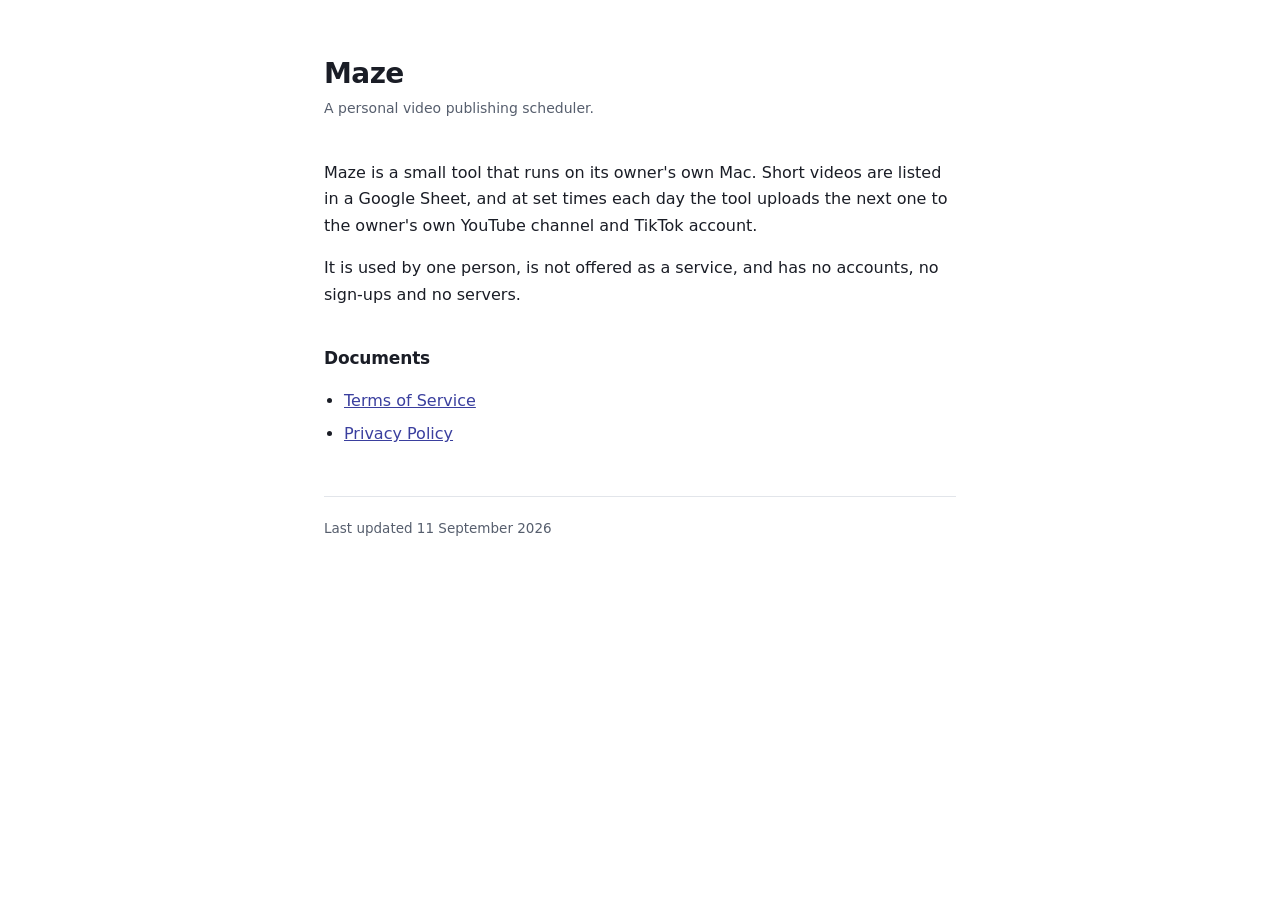
<file: index.html>
<!DOCTYPE html>
<html lang="en"><head><meta charset="utf-8">
<meta name="viewport" content="width=device-width,initial-scale=1">
<title>Maze</title><link rel="stylesheet" href="style.css"></head>
<body><main>
<h1>Maze</h1>
<p class="sub">A personal video publishing scheduler.</p>
<p>Maze is a small tool that runs on its owner's own Mac. Short videos are listed in a
Google Sheet, and at set times each day the tool uploads the next one to the owner's own
YouTube channel and TikTok account.</p>
<p>It is used by one person, is not offered as a service, and has no accounts, no sign-ups
and no servers.</p>
<h2>Documents</h2>
<ul>
  <li><a href="terms.html">Terms of Service</a></li>
  <li><a href="privacy.html">Privacy Policy</a></li>
</ul>
<footer>Last updated 11 September 2026</footer>
</main></body></html>
</file>
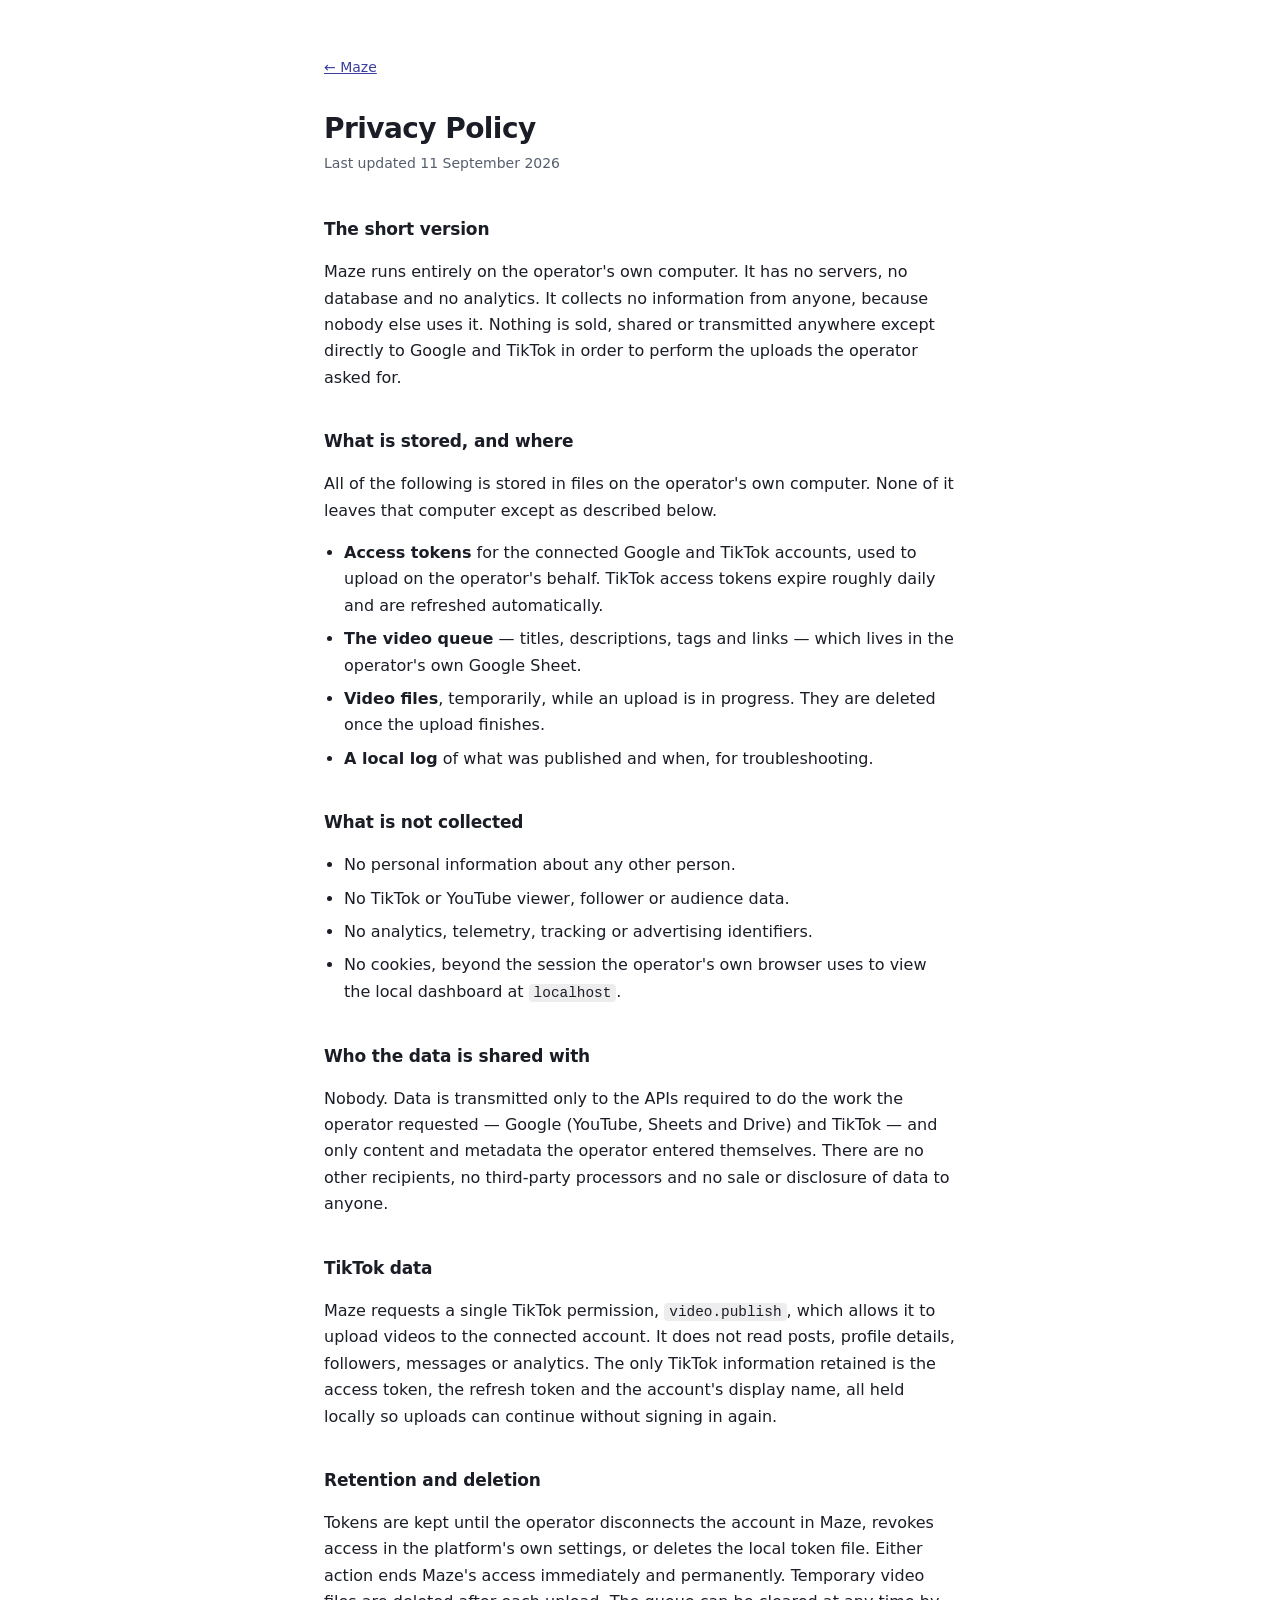
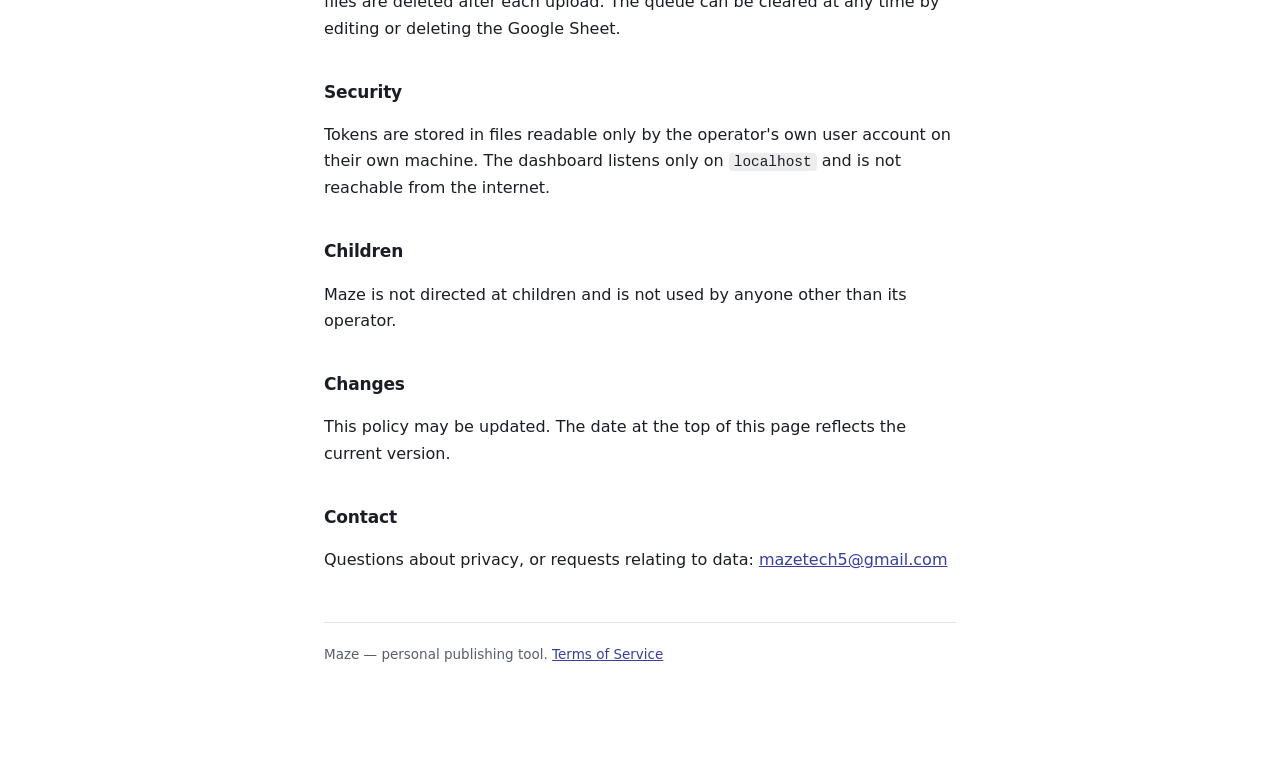
<file: privacy.html>
<!DOCTYPE html>
<html lang="en"><head><meta charset="utf-8">
<meta name="viewport" content="width=device-width,initial-scale=1">
<title>Maze — Privacy Policy</title><link rel="stylesheet" href="style.css"></head>
<body><main>
<nav><a href="index.html">← Maze</a></nav>
<h1>Privacy Policy</h1>
<p class="sub">Last updated 11 September 2026</p>

<h2>The short version</h2>
<p>Maze runs entirely on the operator's own computer. It has no servers, no database and no
analytics. It collects no information from anyone, because nobody else uses it. Nothing is
sold, shared or transmitted anywhere except directly to Google and TikTok in order to
perform the uploads the operator asked for.</p>

<h2>What is stored, and where</h2>
<p>All of the following is stored in files on the operator's own computer. None of it
leaves that computer except as described below.</p>
<ul>
  <li><strong>Access tokens</strong> for the connected Google and TikTok accounts, used to
      upload on the operator's behalf. TikTok access tokens expire roughly daily and are
      refreshed automatically.</li>
  <li><strong>The video queue</strong> — titles, descriptions, tags and links — which lives
      in the operator's own Google Sheet.</li>
  <li><strong>Video files</strong>, temporarily, while an upload is in progress. They are
      deleted once the upload finishes.</li>
  <li><strong>A local log</strong> of what was published and when, for troubleshooting.</li>
</ul>

<h2>What is not collected</h2>
<ul>
  <li>No personal information about any other person.</li>
  <li>No TikTok or YouTube viewer, follower or audience data.</li>
  <li>No analytics, telemetry, tracking or advertising identifiers.</li>
  <li>No cookies, beyond the session the operator's own browser uses to view the local
      dashboard at <code>localhost</code>.</li>
</ul>

<h2>Who the data is shared with</h2>
<p>Nobody. Data is transmitted only to the APIs required to do the work the operator
requested — Google (YouTube, Sheets and Drive) and TikTok — and only content and metadata
the operator entered themselves. There are no other recipients, no third-party processors
and no sale or disclosure of data to anyone.</p>

<h2>TikTok data</h2>
<p>Maze requests a single TikTok permission, <code>video.publish</code>, which allows it to
upload videos to the connected account. It does not read posts, profile details, followers,
messages or analytics. The only TikTok information retained is the access token, the
refresh token and the account's display name, all held locally so uploads can continue
without signing in again.</p>

<h2>Retention and deletion</h2>
<p>Tokens are kept until the operator disconnects the account in Maze, revokes access in
the platform's own settings, or deletes the local token file. Either action ends Maze's
access immediately and permanently. Temporary video files are deleted after each upload.
The queue can be cleared at any time by editing or deleting the Google Sheet.</p>

<h2>Security</h2>
<p>Tokens are stored in files readable only by the operator's own user account on their own
machine. The dashboard listens only on <code>localhost</code> and is not reachable from the
internet.</p>

<h2>Children</h2>
<p>Maze is not directed at children and is not used by anyone other than its operator.</p>

<h2>Changes</h2>
<p>This policy may be updated. The date at the top of this page reflects the current
version.</p>

<h2>Contact</h2>
<p>Questions about privacy, or requests relating to data:
<a href="mailto:mazetech5@gmail.com">mazetech5@gmail.com</a>

<footer>Maze — personal publishing tool. <a href="terms.html">Terms of Service</a></footer>
</main></body></html>
</file>
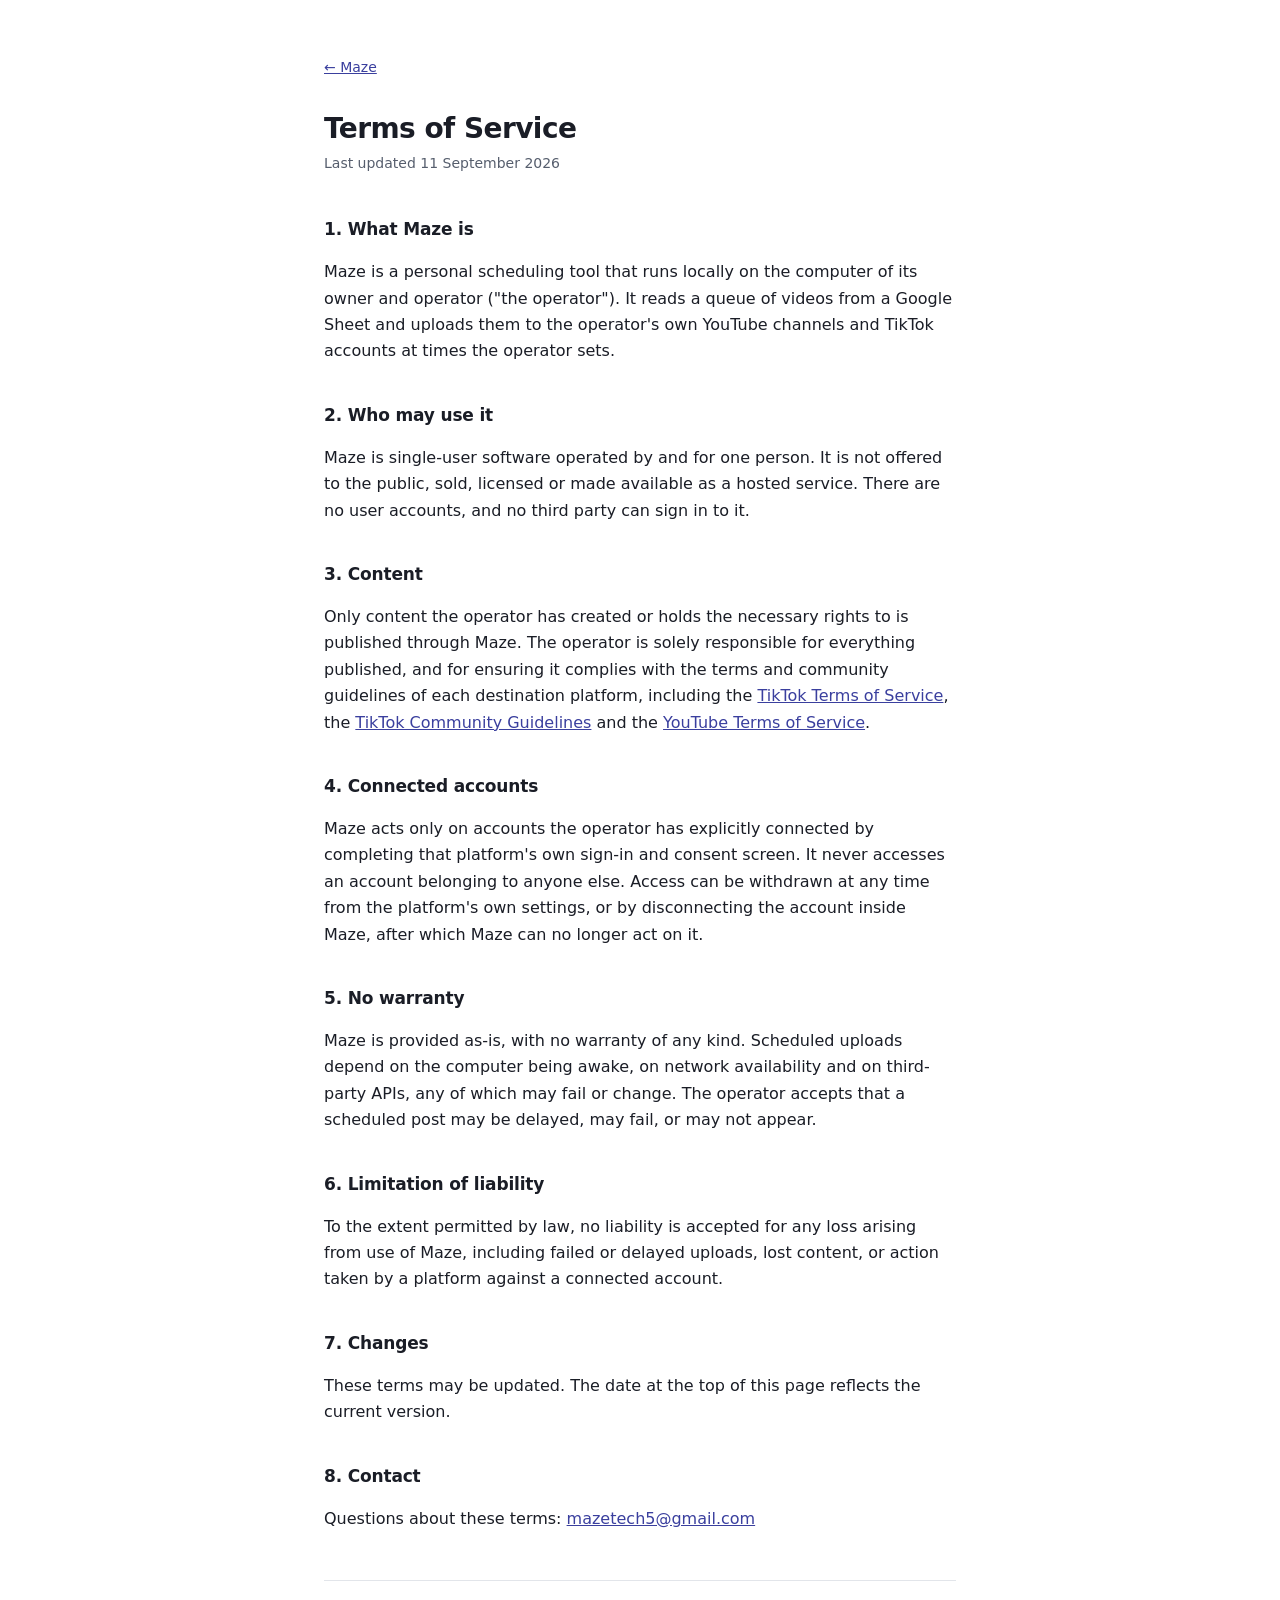
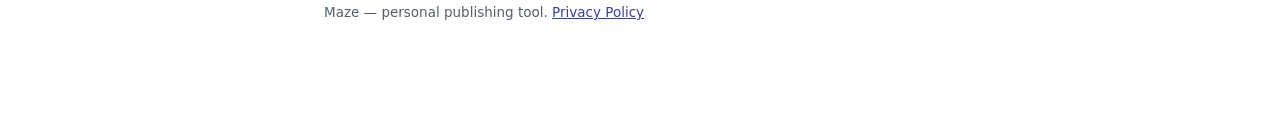
<file: terms.html>
<!DOCTYPE html>
<html lang="en"><head><meta charset="utf-8">
<meta name="viewport" content="width=device-width,initial-scale=1">
<title>Maze — Terms of Service</title><link rel="stylesheet" href="style.css"></head>
<body><main>
<nav><a href="index.html">← Maze</a></nav>
<h1>Terms of Service</h1>
<p class="sub">Last updated 11 September 2026</p>

<h2>1. What Maze is</h2>
<p>Maze is a personal scheduling tool that runs locally on the computer of its owner and
operator ("the operator"). It reads a queue of videos from a Google Sheet and uploads them
to the operator's own YouTube channels and TikTok accounts at times the operator sets.</p>

<h2>2. Who may use it</h2>
<p>Maze is single-user software operated by and for one person. It is not offered to the
public, sold, licensed or made available as a hosted service. There are no user accounts,
and no third party can sign in to it.</p>

<h2>3. Content</h2>
<p>Only content the operator has created or holds the necessary rights to is published
through Maze. The operator is solely responsible for everything published, and for
ensuring it complies with the terms and community guidelines of each destination platform,
including the
<a href="https://www.tiktok.com/legal/page/global/terms-of-service/en" rel="noopener">TikTok Terms of Service</a>,
the <a href="https://www.tiktok.com/community-guidelines" rel="noopener">TikTok Community Guidelines</a>
and the <a href="https://www.youtube.com/t/terms" rel="noopener">YouTube Terms of Service</a>.</p>

<h2>4. Connected accounts</h2>
<p>Maze acts only on accounts the operator has explicitly connected by completing that
platform's own sign-in and consent screen. It never accesses an account belonging to anyone
else. Access can be withdrawn at any time from the platform's own settings, or by
disconnecting the account inside Maze, after which Maze can no longer act on it.</p>

<h2>5. No warranty</h2>
<p>Maze is provided as-is, with no warranty of any kind. Scheduled uploads depend on the
computer being awake, on network availability and on third-party APIs, any of which may
fail or change. The operator accepts that a scheduled post may be delayed, may fail, or may
not appear.</p>

<h2>6. Limitation of liability</h2>
<p>To the extent permitted by law, no liability is accepted for any loss arising from use
of Maze, including failed or delayed uploads, lost content, or action taken by a platform
against a connected account.</p>

<h2>7. Changes</h2>
<p>These terms may be updated. The date at the top of this page reflects the current
version.</p>

<h2>8. Contact</h2>
<p>Questions about these terms: <a href="mailto:mazetech5@gmail.com">mazetech5@gmail.com</a></p>

<footer>Maze — personal publishing tool. <a href="privacy.html">Privacy Policy</a></footer>
</main></body></html>
</file>
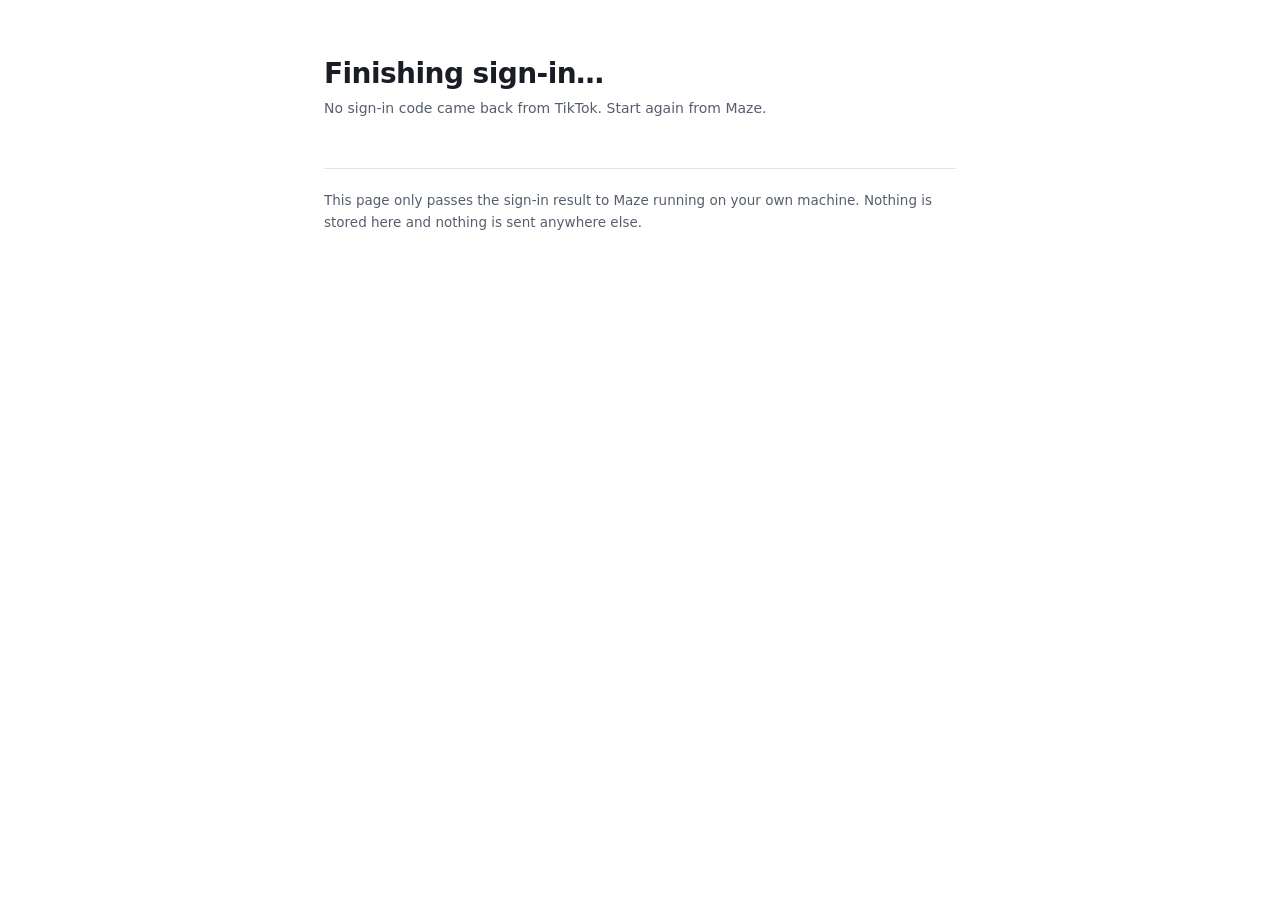
<file: tiktok-callback.html>
<!DOCTYPE html>
<html lang="en"><head><meta charset="utf-8">
<meta name="viewport" content="width=device-width,initial-scale=1">
<meta name="robots" content="noindex">
<title>Maze — finishing sign-in</title><link rel="stylesheet" href="style.css">
</head><body><main>
<h1>Finishing sign-in…</h1>
<p class="sub" id="msg">Handing you back to Maze on your own computer.</p>
<p id="manual" hidden>
  Maze doesn't seem to be running. Start it with <code>npm start</code>, then
  <a id="retry" href="#">click here</a>.
</p>
<footer>
  This page only passes the sign-in result to Maze running on your own machine.
  Nothing is stored here and nothing is sent anywhere else.
</footer>

<script>
// TikTok will not redirect to http://localhost, so it redirects here instead
// and this page hands the one-time code straight back to the app on the Mac.
// Browsers allow a top-level navigation from https to http://localhost, which
// is what makes this work. The code is used once, by the local app, and never
// leaves the two of them.
(function () {
  var PORT = 4321;
  var params = new URLSearchParams(location.search);
  var port = params.get('port');
  if (port && /^\d{2,5}$/.test(port)) PORT = port;

  var target = 'http://localhost:' + PORT + '/auth/tiktok/callback' + location.search;

  if (params.get('error')) {
    document.getElementById('msg').textContent =
      'TikTok reported: ' + (params.get('error_description') || params.get('error'));
    return;
  }
  if (!params.get('code')) {
    document.getElementById('msg').textContent =
      'No sign-in code came back from TikTok. Start again from Maze.';
    return;
  }

  document.getElementById('retry').href = target;
  // If the app isn't listening the browser stays here, so offer the link.
  setTimeout(function () { document.getElementById('manual').hidden = false; }, 2500);
  location.replace(target);
})();
</script>
</main></body></html>
</file>
<file: style.css>
:root{ --ink:#1a1d26; --ink2:#565e6d; --line:#e2e5ea; --bg:#ffffff; --accent:#3a3f9e; }
@media (prefers-color-scheme:dark){
  :root{ --ink:#e9ebef; --ink2:#a2aab8; --line:#282c35; --bg:#111318; --accent:#9aa0f0; }
}
*{box-sizing:border-box}
body{margin:0;background:var(--bg);color:var(--ink);
  font:16px/1.65 -apple-system,BlinkMacSystemFont,"Segoe UI",system-ui,sans-serif;
  -webkit-font-smoothing:antialiased}
main{max-width:680px;margin:0 auto;padding:56px 24px 96px}
h1{font-size:28px;line-height:1.25;letter-spacing:-0.02em;margin:0 0 6px}
.sub{color:var(--ink2);margin:0 0 40px;font-size:14px}
h2{font-size:17px;margin:36px 0 10px;letter-spacing:-0.01em}
p,li{color:var(--ink)}
ul{padding-left:20px}
li{margin-bottom:7px}
a{color:var(--accent)}
code{background:rgba(128,128,128,.14);padding:1px 5px;border-radius:4px;font-size:.9em}
footer{margin-top:48px;padding-top:20px;border-top:1px solid var(--line);
  color:var(--ink2);font-size:13.5px}
nav{margin-bottom:32px;font-size:14px}
</file>
